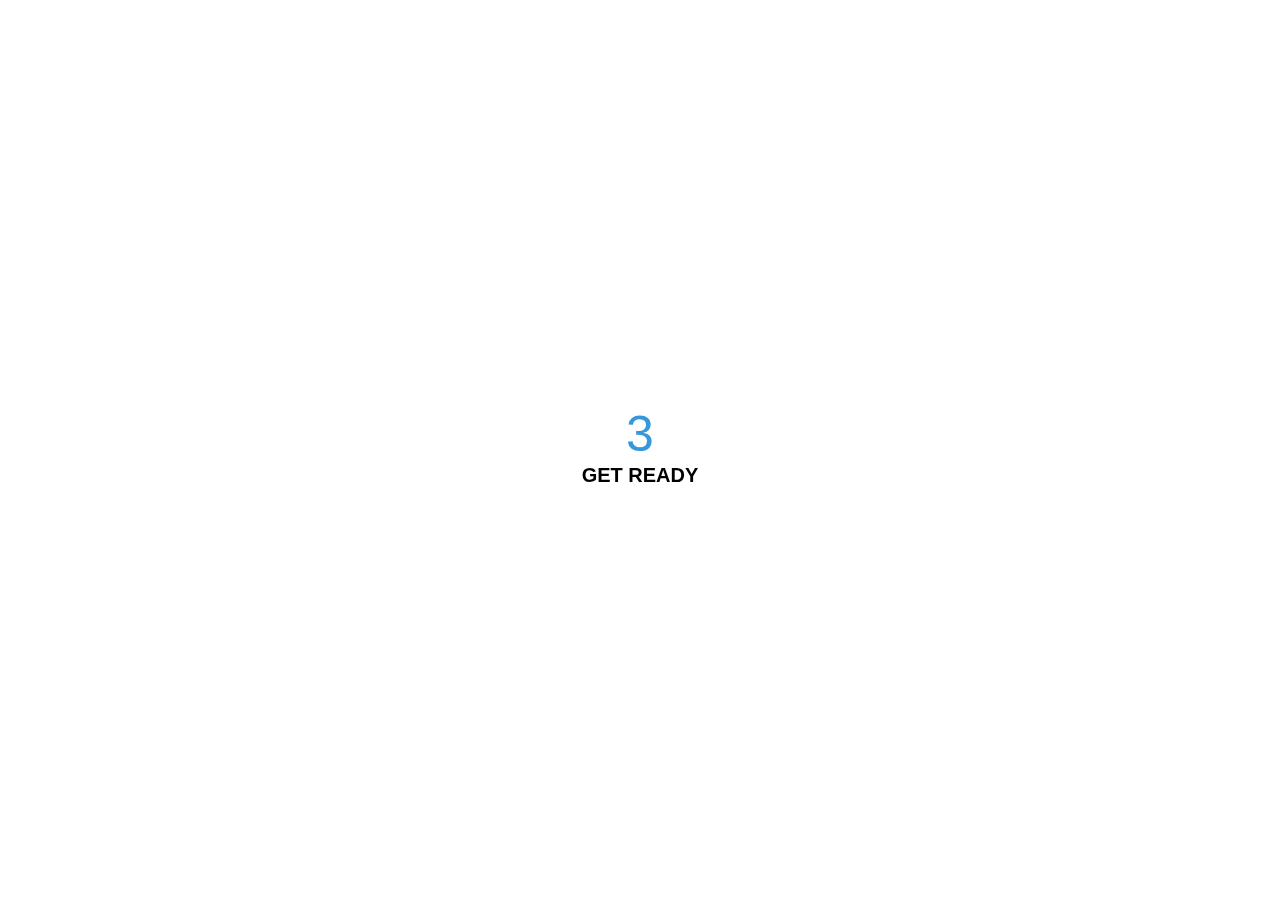
<file: countdown/index.html>
<!DOCTYPE html>
<html lang="en">

<head>
    <meta charset="UTF-8" />
    <meta name="viewport" content="width=device-width, initial-scale=1.0" />
    <title>Animated Countdown</title>
    <style>
        * {
            box-sizing: border-box;
        }
        
        body {
            font-family: 'Roboto', sans-serif;
            margin: 0;
            height: 100vh;
            overflow: hidden;
        }
        
        h4 {
            font-size: 20px;
            margin: 5px;
            text-transform: uppercase;
        }
        
        .counter {
            position: fixed;
            top: 50%;
            left: 50%;
            transform: translate(-50%, -50%);
            text-align: center;
        }
        
        .counter.hide {
            transform: translate(-50%, -50%) scale(0);
            animation: hide 0.2s ease-out;
        }
        
        @keyframes hide {
            0% {
                transform: translate(-50%, -50%) scale(1);
            }
            100% {
                transform: translate(-50%, -50%) scale(0);
            }
        }
        
        .final {
            position: fixed;
            top: 50%;
            left: 50%;
            transform: translate(-50%, -50%) scale(0);
            text-align: center;
        }
        
        .final.show {
            transform: translate(-50%, -50%) scale(1);
            animation: show 0.2s ease-out;
        }
        
        @keyframes show {
            0% {
                transform: translate(-50%, -50%) scale(0);
            }
            30% {
                transform: translate(-50%, -50%) scale(1.4);
            }
            100% {
                transform: translate(-50%, -50%) scale(1);
            }
        }
        
        .nums {
            color: #3498db;
            font-size: 50px;
            position: relative;
            overflow: hidden;
            width: 250px;
            height: 50px;
        }
        
        .nums span {
            position: absolute;
            top: 50%;
            left: 50%;
            transform: translate(-50%, -50%) rotate(120deg);
            transform-origin: bottom center;
        }
        
        .nums span.in {
            transform: translate(-50%, -50%) rotate(0deg);
            animation: goIn 0.5s ease-in-out;
        }
        
        .nums span.out {
            animation: goOut 0.5s ease-in-out;
        }
        
        @keyframes goIn {
            0% {
                transform: translate(-50%, -50%) rotate(120deg);
            }
            30% {
                transform: translate(-50%, -50%) rotate(-20deg);
            }
            60% {
                transform: translate(-50%, -50%) rotate(10deg);
            }
            100% {
                transform: translate(-50%, -50%) rotate(0deg);
            }
        }
        
        @keyframes goOut {
            0% {
                transform: translate(-50%, -50%) rotate(0deg);
            }
            60% {
                transform: translate(-50%, -50%) rotate(20deg);
            }
            100% {
                transform: translate(-50%, -50%) rotate(-120deg);
            }
        }
        
        #replay {
            background-color: #3498db;
            border-radius: 3px;
            border: none;
            color: aliceblue;
            padding: 5px;
            text-align: center;
            display: inline-block;
            cursor: pointer;
            transition: all 0.3s;
        }
        
        #replay span {
            cursor: pointer;
            display: inline-block;
            position: relative;
            transition: 0.3s;
        }
        
        #replay span:after {
            content: '\00bb';
            position: absolute;
            opacity: 0;
            top: 0;
            right: -20px;
            transition: 0.5s;
        }
        
        #replay:hover span {
            padding-right: 25px;
        }
        
        #replay:hover span:after {
            opacity: 1;
            right: 0;
        }
    </style>
</head>

<body>
    <div class="counter">
        <div class="nums">
            <span class="in">3</span>
            <span>2</span>
            <span>1</span>
            <span>0</span>
        </div>
        <h4>Get Ready</h4>
    </div>

    <div class="final">
        <h1>GO</h1>
        <button id="replay">
        <span>Replay</span>
      </button>
    </div>
</body>
<script>
    const nums = document.querySelectorAll('.nums span')
    const counter = document.querySelector('.counter')
    const finalMessage = document.querySelector('.final')
    const replay = document.querySelector('#replay')

    runAnimation()

    function resetDOM() {
        counter.classList.remove('hide')
        finalMessage.classList.remove('show')

        nums.forEach((num) => {
            num.classList.value = ''
        })

        nums[0].classList.add('in')
    }

    function runAnimation() {
        nums.forEach((num, idx) => {
            const nextToLast = nums.length - 1

            num.addEventListener('animationend', (e) => {
                if (e.animationName === 'goIn' && idx !== nextToLast) {
                    num.classList.remove('in')
                    num.classList.add('out')
                } else if (e.animationName === 'goOut' && num.nextElementSibling) {
                    num.nextElementSibling.classList.add('in')
                } else {
                    counter.classList.add('hide')
                    finalMessage.classList.add('show')
                }
            })
        })
    }

    replay.addEventListener('click', () => {
        resetDOM()
        runAnimation()
    })
</script>

</html>
</file>
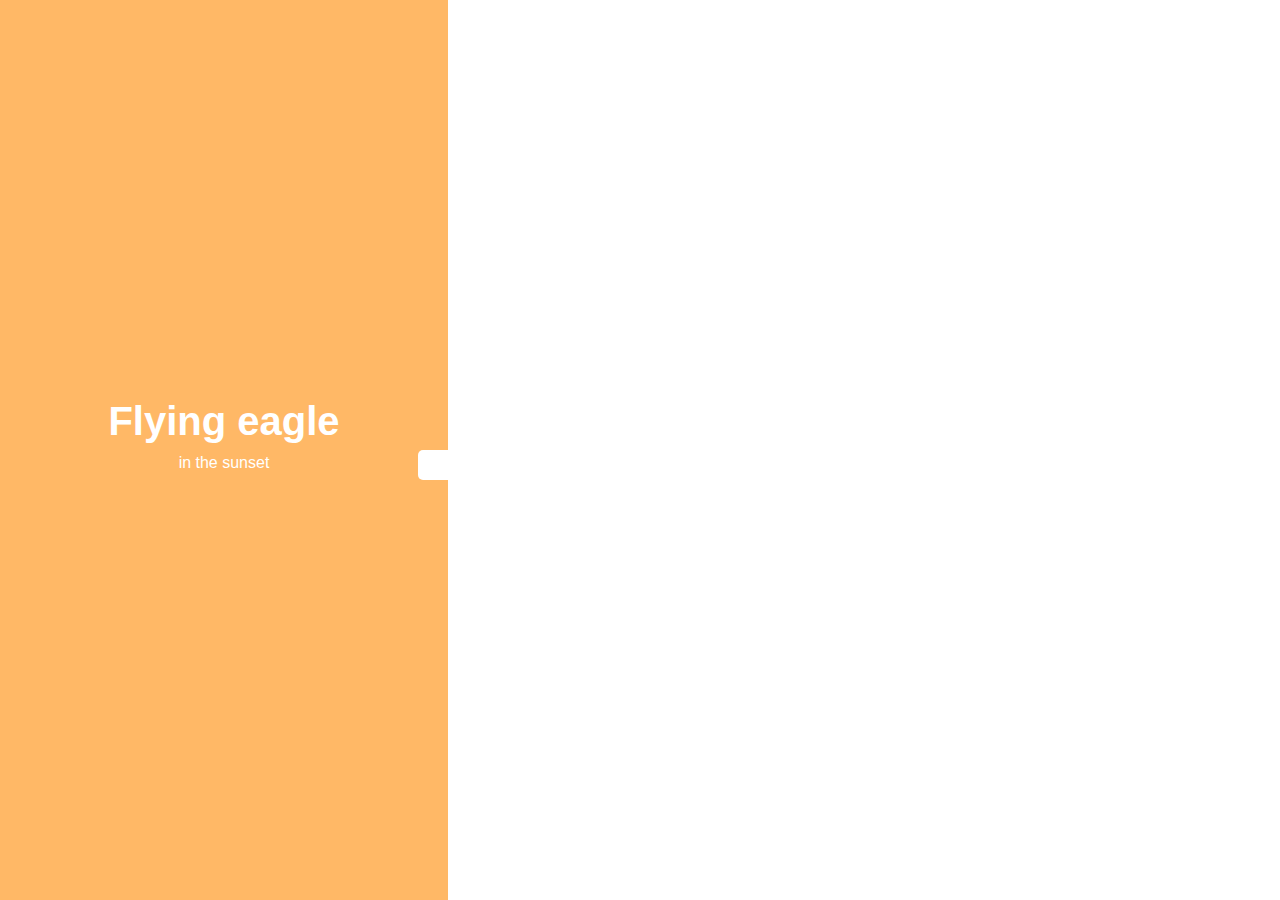
<file: double-vertical-slider/index.html>
<!DOCTYPE html>
<html lang="en">

<head>
    <meta charset="UTF-8">
    <meta http-equiv="X-UA-Compatible" content="IE=edge">
    <meta name="viewport" content="width=device-width, initial-scale=1.0">
    <title>Document</title>
    <link rel="stylesheet" href="./style.css">
</head>

<body>
    <div class="slider-container">
        <div class="left-slide">
            <div style="background-color: #FD3555">
                <h1>Nature flower</h1>
                <p>all in pink</p>
            </div>
            <div style="background-color: #2A86BA">
                <h1>Bluuue Sky</h1>
                <p>with it's mountains</p>
            </div>
            <div style="background-color: #252E33">
                <h1>Lonely castle</h1>
                <p>in the wilderness</p>
            </div>
            <div style="background-color: #FFB866">
                <h1>Flying eagle</h1>
                <p>in the sunset</p>
            </div>
        </div>
        <div class="right-slide">
            <div style="background-image: url('https://images.unsplash.com/photo-1508768787810-6adc1f613514?ixlib=rb-0.3.5&ixid=eyJhcHBfaWQiOjEyMDd9&s=e27f6661df21ed17ab5355b28af8df4e&auto=format&fit=crop&w=1350&q=80')"></div>
            <div style="background-image: url('https://images.unsplash.com/photo-1519981593452-666cf05569a9?ixlib=rb-0.3.5&ixid=eyJhcHBfaWQiOjEyMDd9&s=90ed8055f06493290dad8da9584a13f7&auto=format&fit=crop&w=715&q=80')"></div>
            <div style="background-image: url('https://images.unsplash.com/photo-1486899430790-61dbf6f6d98b?ixlib=rb-0.3.5&ixid=eyJhcHBfaWQiOjEyMDd9&s=8ecdee5d1b3ed78ff16053b0227874a2&auto=format&fit=crop&w=1002&q=80')"></div>
            <div style="background-image: url('https://images.unsplash.com/photo-1510942201312-84e7962f6dbb?ixlib=rb-0.3.5&ixid=eyJhcHBfaWQiOjEyMDd9&s=da4ca7a78004349f1b63f257e50e4360&auto=format&fit=crop&w=1050&q=80')"></div>
        </div>
        <div class="action-buttons">
            <button class="down-button">
            <i class="fas fa-arrow-down"></i>
          </button>
            <button class="up-button">
            <i class="fas fa-arrow-up"></i>
          </button>
        </div>
    </div>
</body>
<script src="./index.js"></script>

</html>
</file>
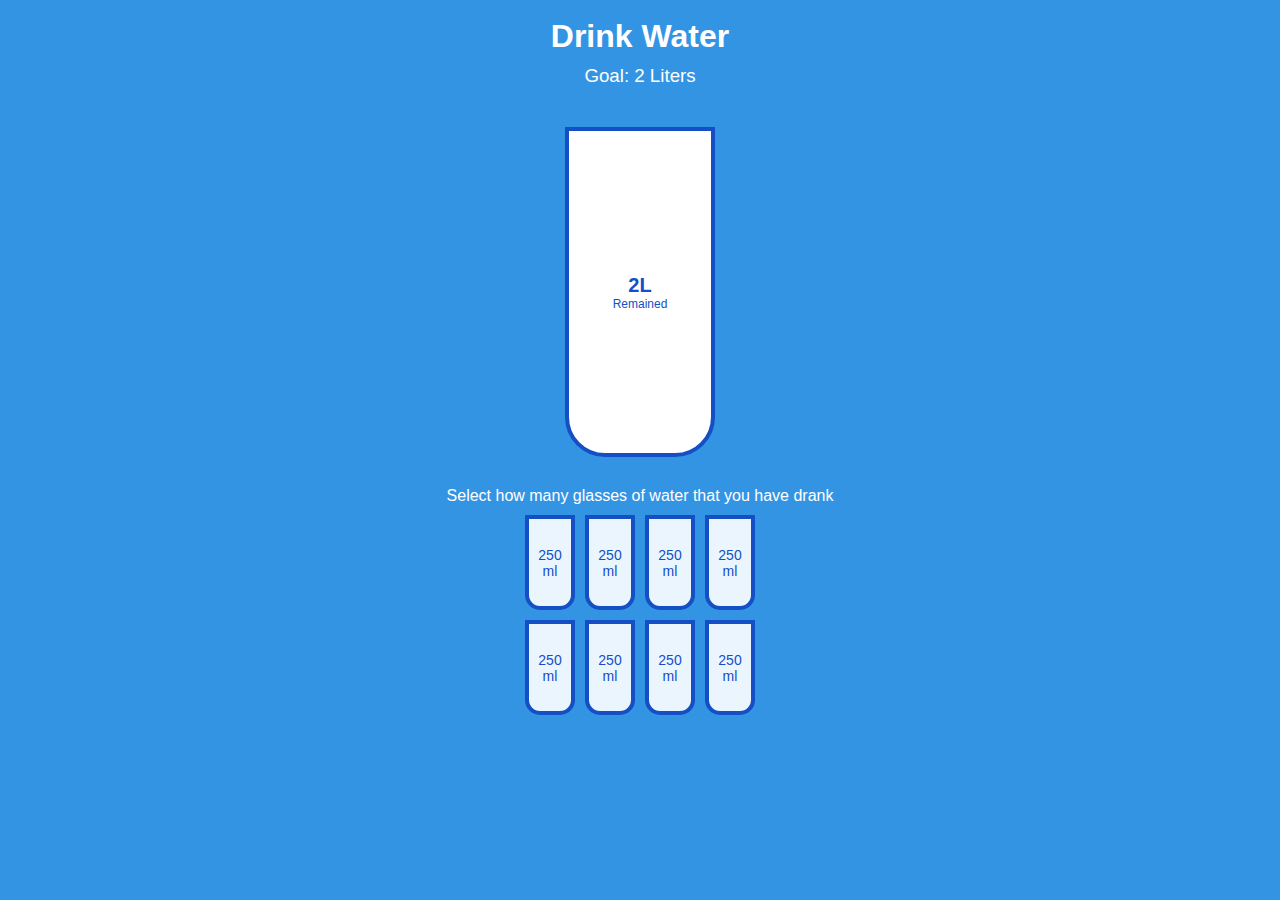
<file: drink-water/index.html>
<!DOCTYPE html>
<html lang="en">

<head>
    <meta charset="UTF-8">
    <meta http-equiv="X-UA-Compatible" content="IE=edge">
    <meta name="viewport" content="width=device-width, initial-scale=1.0">
    <title>Document</title>
    <link rel="stylesheet" href="./style.css">
</head>

<body>
    <h1>Drink Water</h1>
    <h3>Goal: 2 Liters</h3>

    <div class="cup">
        <div class="remained" id="remained">
            <span id="liters"></span>
            <small>Remained</small>
        </div>

        <div class="percentage" id="percentage"></div>
    </div>

    <p class="text">Select how many glasses of water that you have drank</p>

    <div class="cups">
        <div class="cup cup-small">250 ml</div>
        <div class="cup cup-small">250 ml</div>
        <div class="cup cup-small">250 ml</div>
        <div class="cup cup-small">250 ml</div>
        <div class="cup cup-small">250 ml</div>
        <div class="cup cup-small">250 ml</div>
        <div class="cup cup-small">250 ml</div>
        <div class="cup cup-small">250 ml</div>
    </div>
</body>
<script src="./index.js"></script>

</html>
</file>
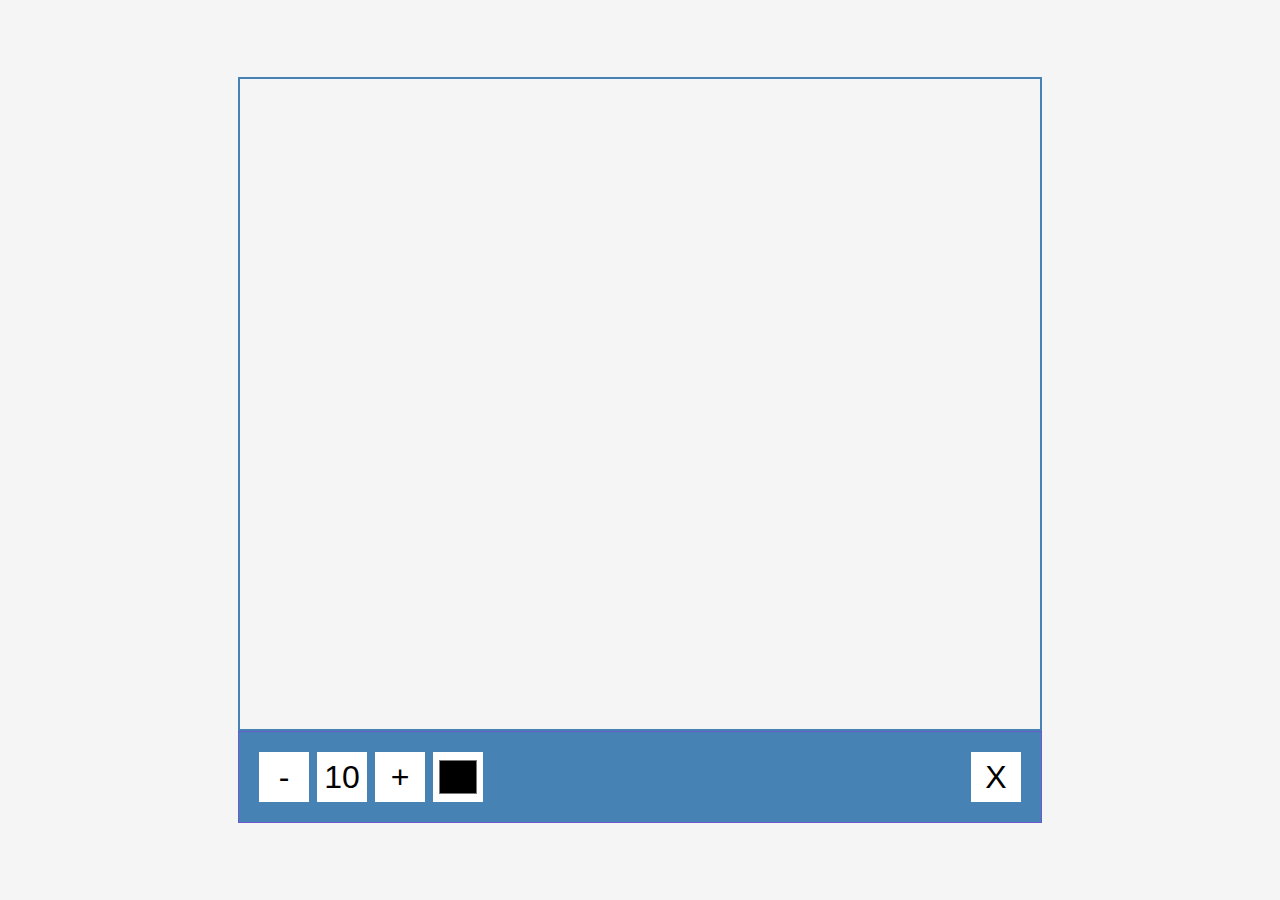
<file: drow-app/index.html>
<!DOCTYPE html>
<html lang="en">

<head>
    <meta charset="UTF-8">
    <meta http-equiv="X-UA-Compatible" content="IE=edge">
    <meta name="viewport" content="width=device-width, initial-scale=1.0">
    <title>Document</title>
    <link rel="stylesheet" href="./style.css">
</head>

<body>
    <canvas id="canvas" width="800" height="650"></canvas>
    <div class="toolbox">
        <button id="decrease">-</button>
        <span id="size">10</span>
        <button id="increase">+</button>
        <input type="color" id="color">
        <button id="clear">X</button>
    </div>
</body>
<script src="./index.js"></script>

</html>
</file>
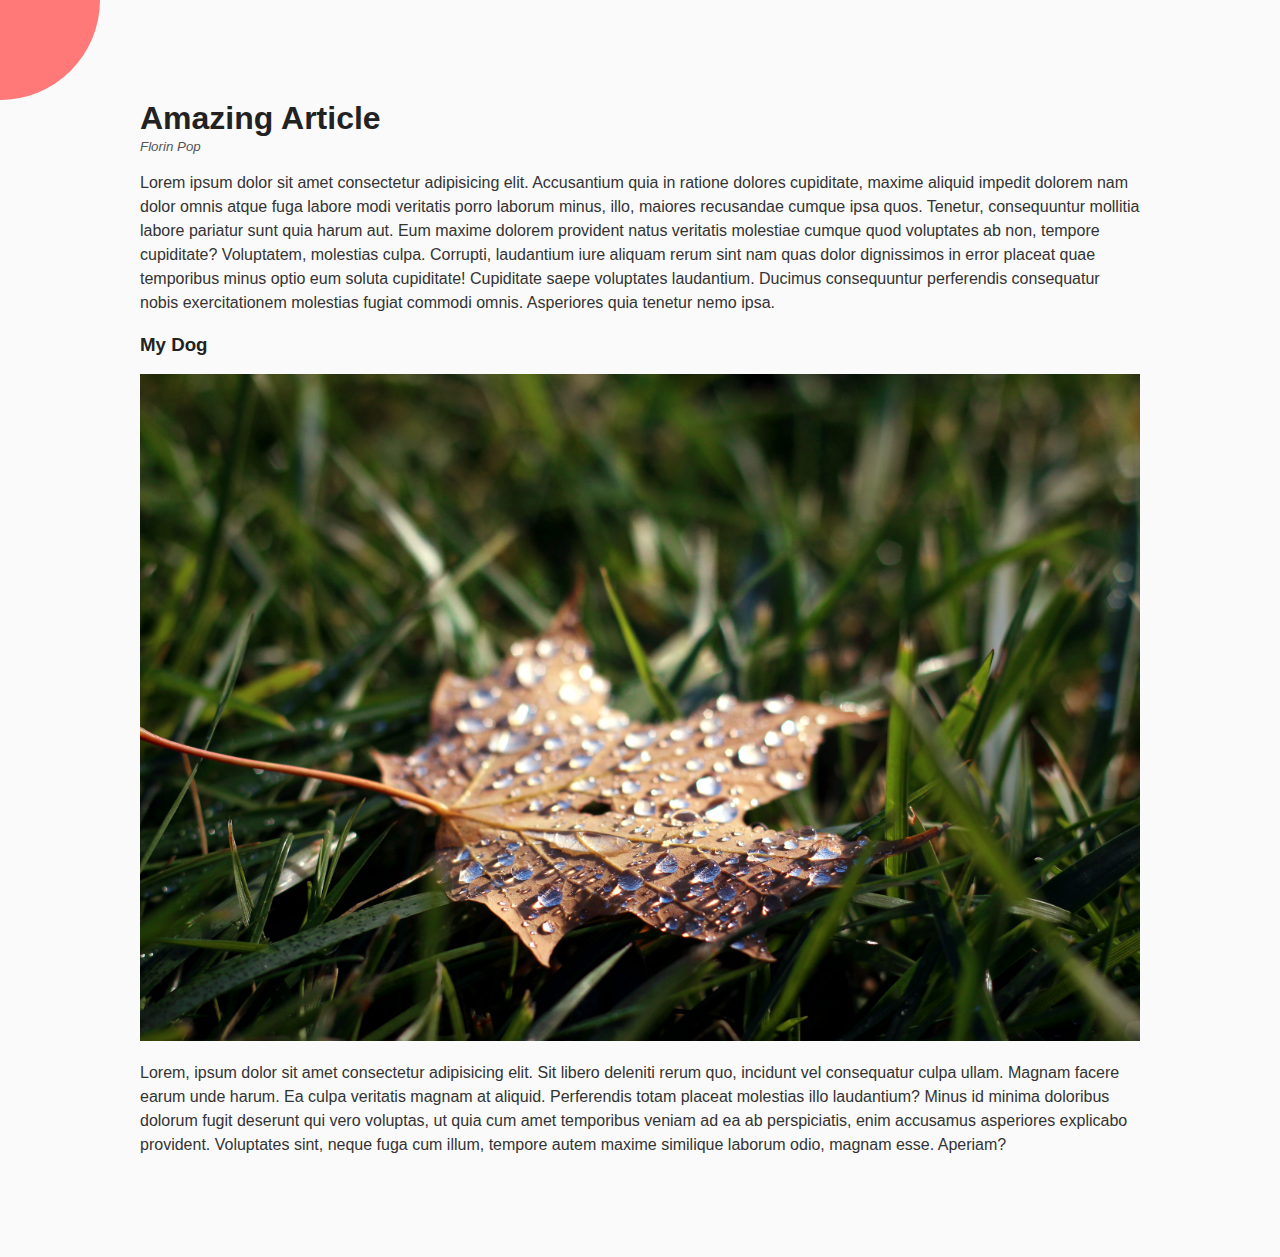
<file: eee/index.html>
<!DOCTYPE html>
<html lang="en">

<head>
    <meta charset="UTF-8" />
    <meta name="viewport" content="width=device-width, initial-scale=1.0" />
    <link rel="stylesheet" href="https://cdnjs.cloudflare.com/ajax/libs/font-awesome/5.14.0/css/all.min.css" integrity="sha512-1PKOgIY59xJ8Co8+NE6FZ+LOAZKjy+KY8iq0G4B3CyeY6wYHN3yt9PW0XpSriVlkMXe40PTKnXrLnZ9+fkDaog==" crossorigin="anonymous" />
    <link rel="stylesheet" href="style.css" />
    <title>Rotating Navigation</title>
</head>

<body>
    <div class="container">
        <div class="circle-container">
            <div class="circle">
                <button id="close">
            <i class="fas fa-times"></i>
          </button>
                <button id="open">
            <i class="fas fa-bars"></i>
          </button>
            </div>
        </div>

        <div class="content">
            <h1>Amazing Article</h1>
            <small>Florin Pop</small>
            <p>Lorem ipsum dolor sit amet consectetur adipisicing elit. Accusantium quia in ratione dolores cupiditate, maxime aliquid impedit dolorem nam dolor omnis atque fuga labore modi veritatis porro laborum minus, illo, maiores recusandae cumque ipsa
                quos. Tenetur, consequuntur mollitia labore pariatur sunt quia harum aut. Eum maxime dolorem provident natus veritatis molestiae cumque quod voluptates ab non, tempore cupiditate? Voluptatem, molestias culpa. Corrupti, laudantium iure
                aliquam rerum sint nam quas dolor dignissimos in error placeat quae temporibus minus optio eum soluta cupiditate! Cupiditate saepe voluptates laudantium. Ducimus consequuntur perferendis consequatur nobis exercitationem molestias fugiat
                commodi omnis. Asperiores quia tenetur nemo ipsa.</p>

            <h3>My Dog</h3>
            <img src="../image/infinity-4838947.jpg" alt="doggy" />
            <p>Lorem, ipsum dolor sit amet consectetur adipisicing elit. Sit libero deleniti rerum quo, incidunt vel consequatur culpa ullam. Magnam facere earum unde harum. Ea culpa veritatis magnam at aliquid. Perferendis totam placeat molestias illo laudantium?
                Minus id minima doloribus dolorum fugit deserunt qui vero voluptas, ut quia cum amet temporibus veniam ad ea ab perspiciatis, enim accusamus asperiores explicabo provident. Voluptates sint, neque fuga cum illum, tempore autem maxime similique
                laborum odio, magnam esse. Aperiam?</p>
        </div>
    </div>

    <nav>
        <ul>
            <li><i class="fas fa-home"></i><a href="#"> Home</a></li>
            <li><i class="fas fa-user-alt"></i><a href="#"> About</a></li>
            <li><i class="fas fa-envelope"></i><a href="#"> Contact</a></li>
        </ul>
    </nav>
    <script src="index.js"></script>
</body>

</html>
</file>
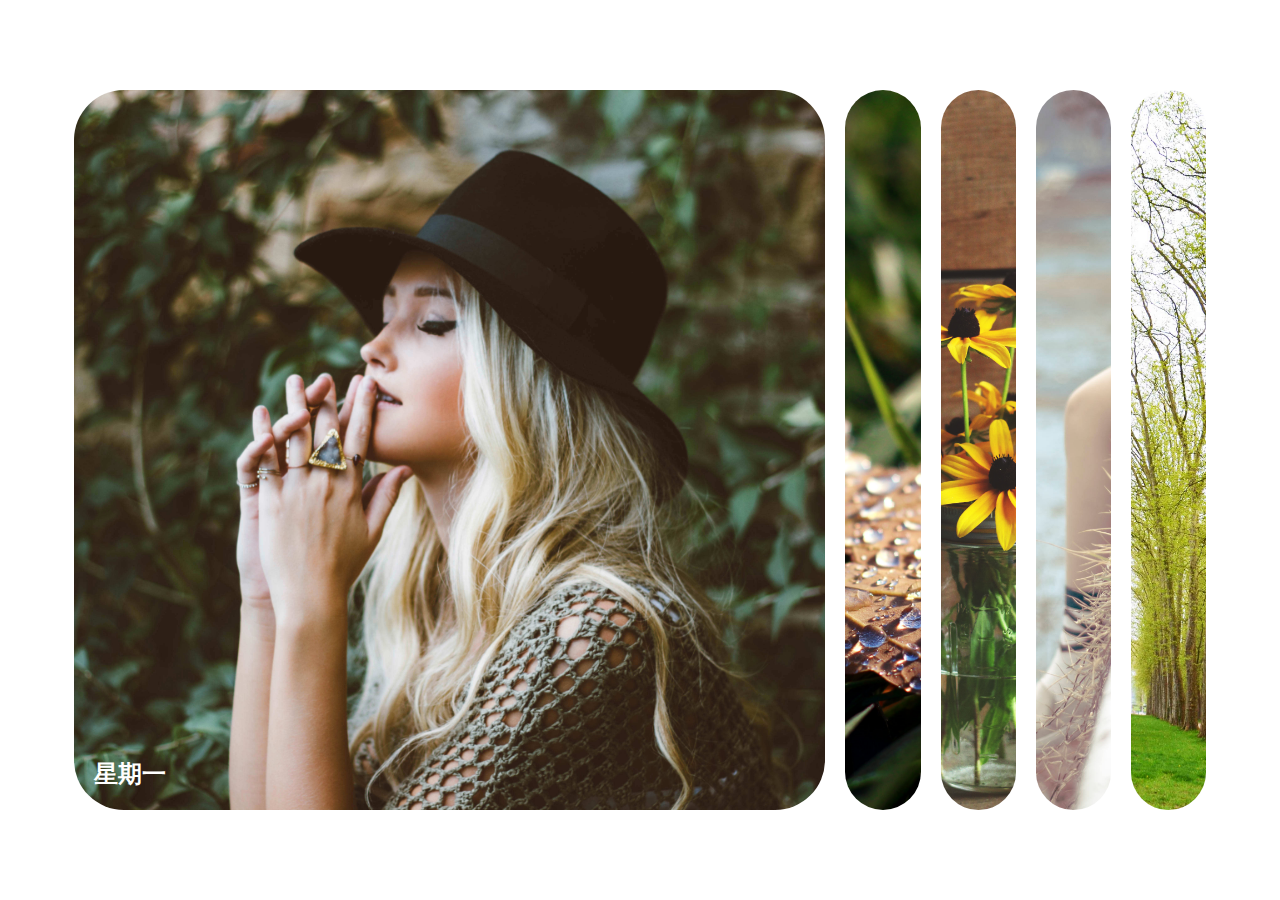
<file: expanding-cards2/index.html>
<!DOCTYPE html>
<html lang="en">

<head>
    <meta charset="UTF-8">
    <meta http-equiv="X-UA-Compatible" content="IE=edge">
    <meta name="viewport" content="width=device-width, initial-scale=1.0">
    <title>Document</title>
    <link rel="stylesheet" href="style.css">
</head>

<body>
    <div class="container">
        <div class="panel active" style="background-image: url('../image/infinity-3433423.jpg')"><h3>星期一</h3></div>
        <div class="panel" style="background-image: url('../image/infinity-4838947.jpg')"><h3>星期二</h3></div>
        <div class="panel" style="background-image: url('../image/infinity-6350238.jpg')"><h3>星期三</h3></div>
        <div class="panel" style="background-image: url('../image/infinity-6765103.jpg')"><h3>星期四</h3></div>
        <div class="panel" style="background-image: url('../image/infinity-8206064.jpg')"><h3>星期五</h3></div>
    </div>
</body>
<script src="./script.js"></script>
</html>
</file>
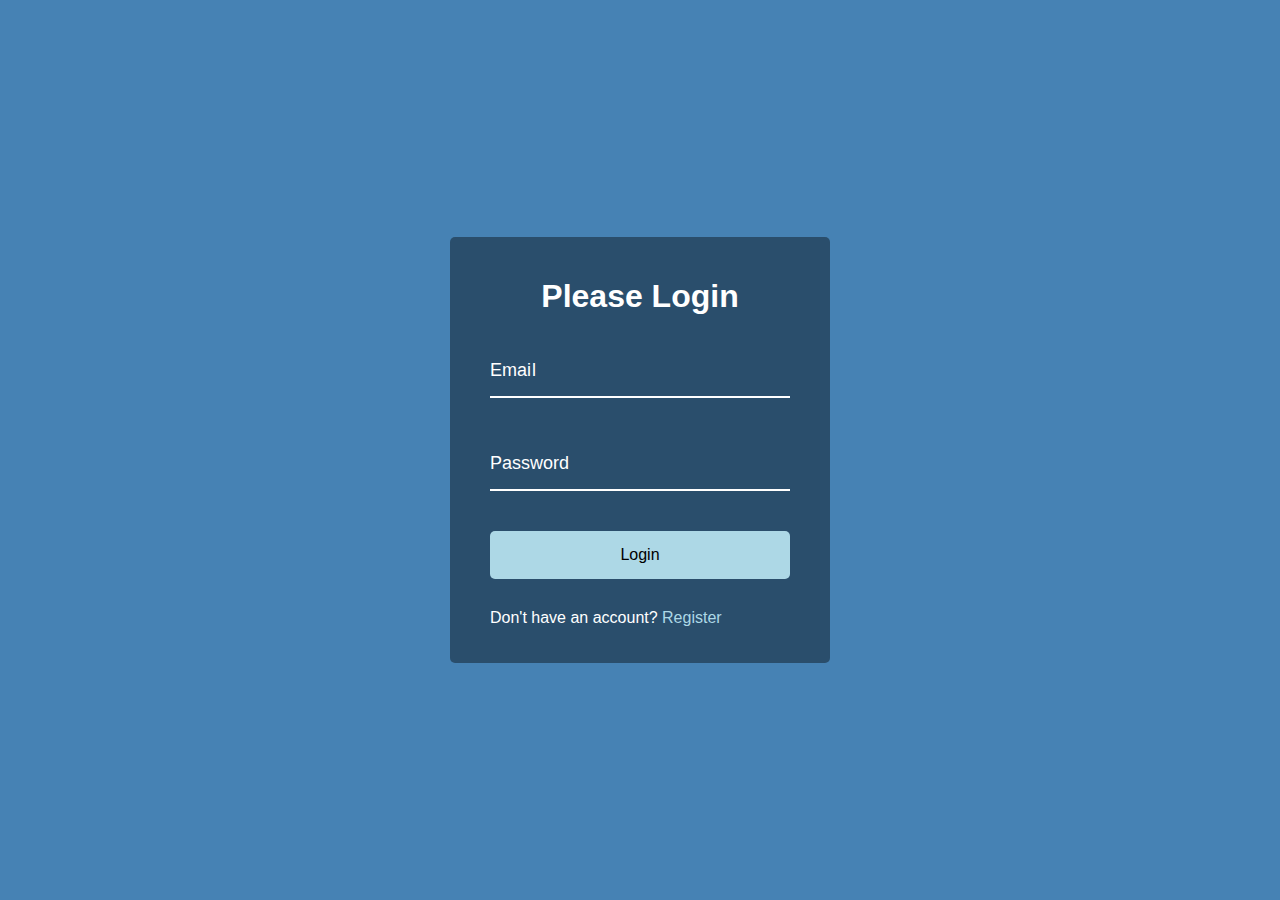
<file: form-input-wave/index.html>
<!DOCTYPE html>
<html lang="en">

<head>
    <meta charset="UTF-8">
    <meta http-equiv="X-UA-Compatible" content="IE=edge">
    <meta name="viewport" content="width=device-width, initial-scale=1.0">
    <title>Document</title>
    <link rel="stylesheet" href="./style.css">
</head>

<body>
    <div class="container">
        <h1>Please Login</h1>
        <form>
            <div class="form-control">
                <input type="text" required>
                <label>Email</label>
            </div>
            <div class="form-control">
                <input type="password" required>
                <label>Password</label>
            </div>
            <button class="btn">Login</button>
            <p class="text">Don't have an account? <a href="#">Register</a> </p>
        </form>
    </div>
    <script src="./index.js"></script>
</body>

</html>
</file>
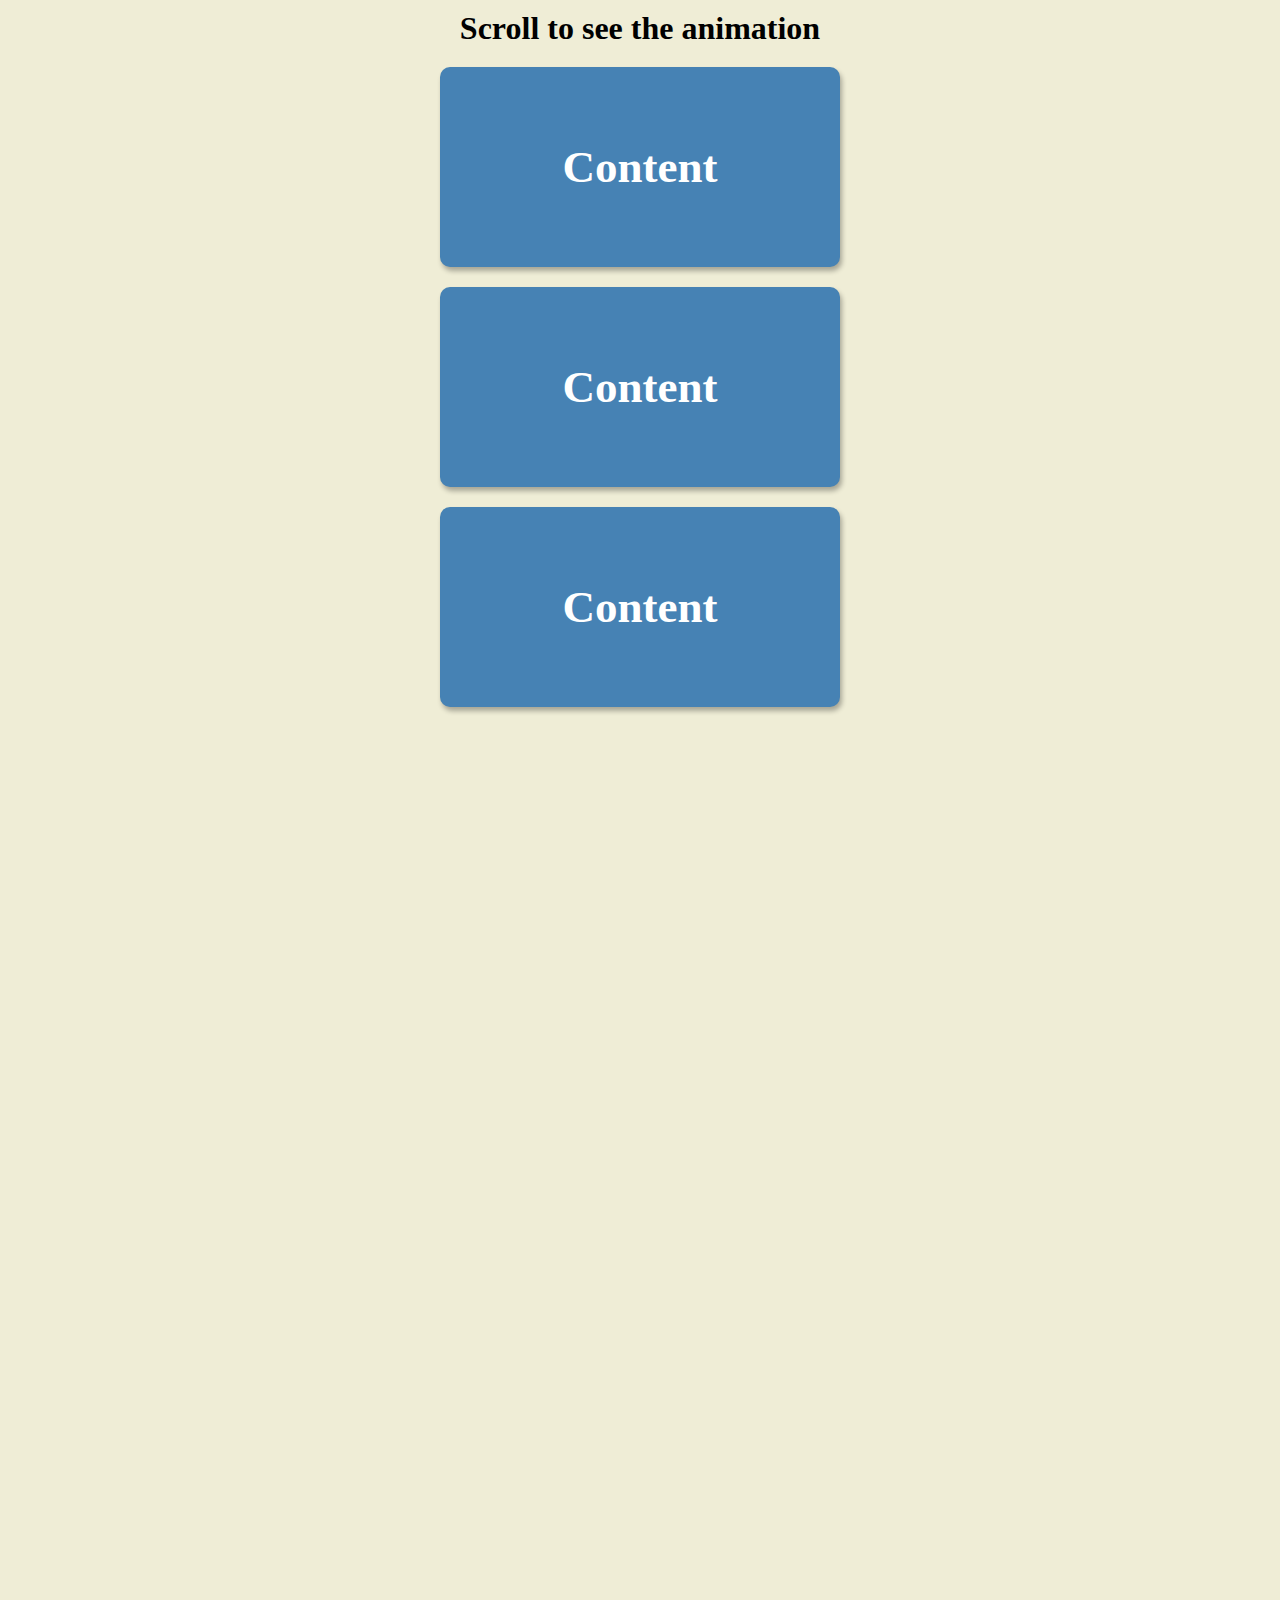
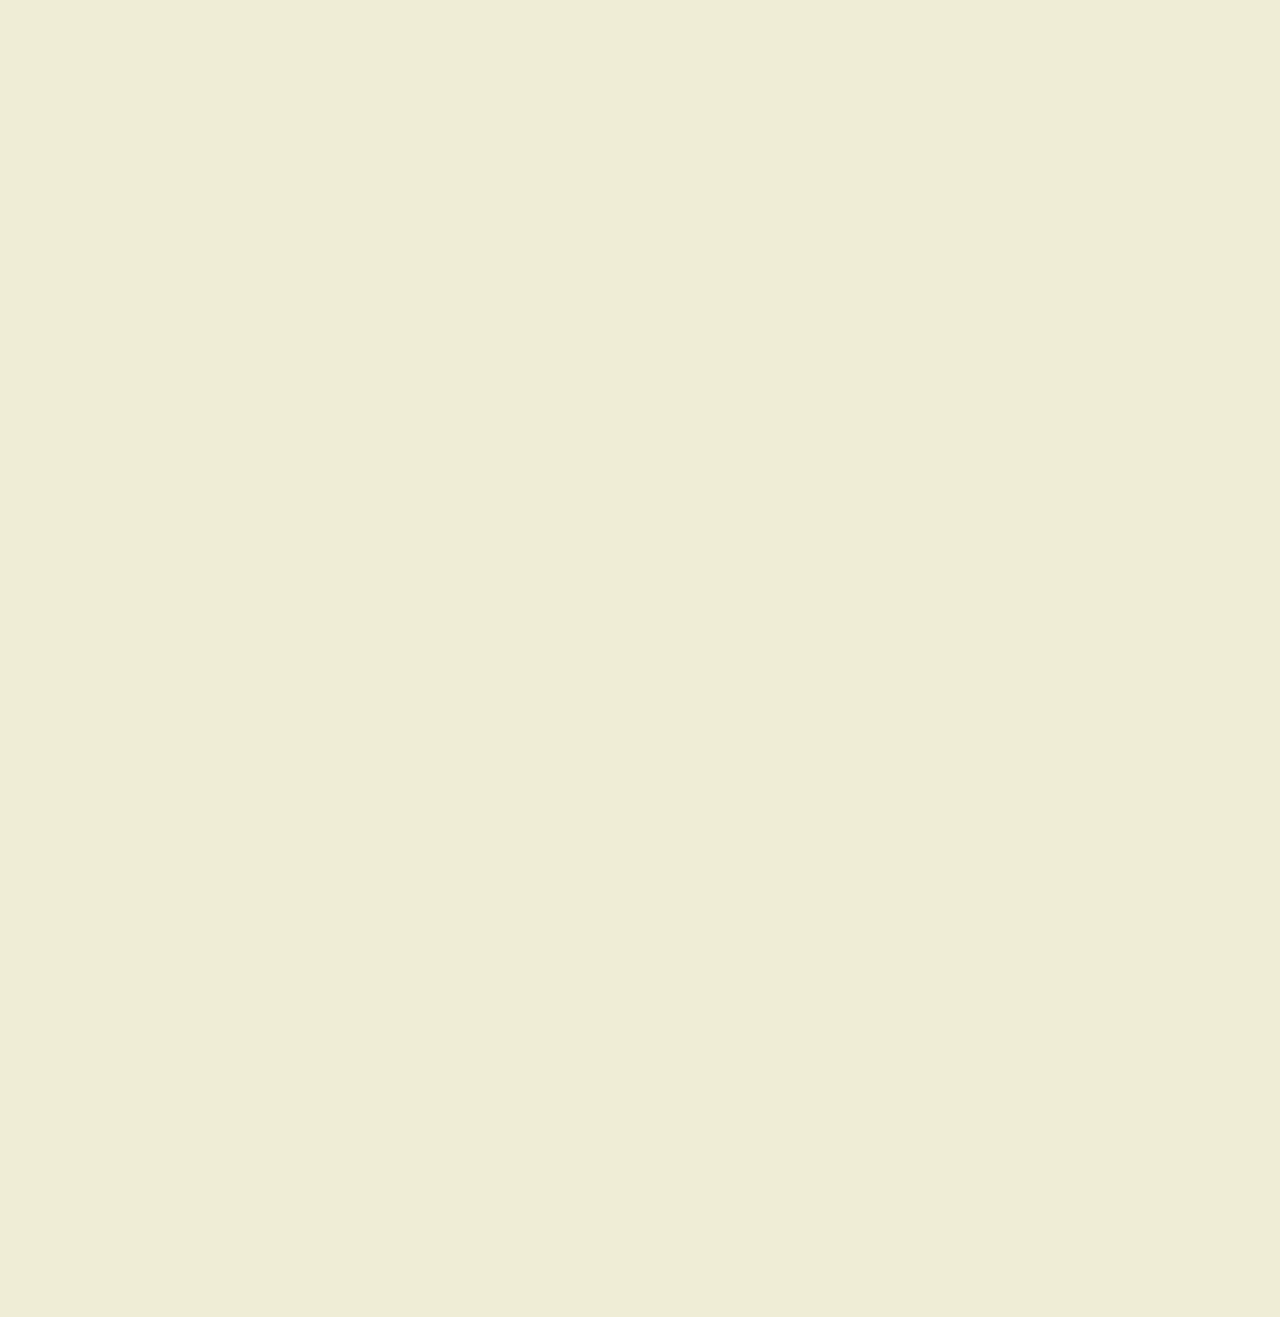
<file: scroll-animation/index.html>
<!DOCTYPE html>
<html lang="en">

<head>
    <meta charset="UTF-8">
    <meta http-equiv="X-UA-Compatible" content="IE=edge">
    <meta name="viewport" content="width=device-width, initial-scale=1.0">
    <title>Document</title>
    <link rel="stylesheet" href="./style.css">
</head>

<body>
    <h1>Scroll to see the animation</h1>
    <div class="box">
        <h2>Content</h2>
    </div>
    <div class="box">
        <h2>Content</h2>
    </div>
    <div class="box">
        <h2>Content</h2>
    </div>
    <div class="box">
        <h2>Content</h2>
    </div>
    <div class="box">
        <h2>Content</h2>
    </div>
    <div class="box">
        <h2>Content</h2>
    </div>
    <div class="box">
        <h2>Content</h2>
    </div>
    <div class="box">
        <h2>Content</h2>
    </div>
    <div class="box">
        <h2>Content</h2>
    </div>
    <div class="box">
        <h2>Content</h2>
    </div>
    <div class="box">
        <h2>Content</h2>
    </div>
    <div class="box">
        <h2>Content</h2>
    </div>
    <div class="box">
        <h2>Content</h2>
    </div>
</body>

</html>
<script src="./index.js"></script>
</file>
<file: double-vertical-slider/style.css>
* {
    box-sizing: border-box;
    margin: 0;
    padding: 0;
}

body {
    font-family: 'Open Sans', sans-serif;
    height: 100vh;
}

.slider-container {
    position: relative;
    overflow: hidden;
    width: 100vw;
    height: 100vh;
}

.left-slide {
    height: 100%;
    width: 35%;
    position: absolute;
    top: 0;
    left: 0;
    transition: transform 0.5s ease-in-out;
}

.left-slide>div {
    height: 100%;
    width: 100%;
    display: flex;
    flex-direction: column;
    align-items: center;
    justify-content: center;
    color: #fff;
}

.left-slide h1 {
    font-size: 40px;
    margin-bottom: 10px;
    margin-top: -30px;
}

.right-slide {
    height: 100%;
    position: absolute;
    top: 0;
    left: 35%;
    width: 65%;
    transition: transform 0.5s ease-in-out;
}

.right-slide>div {
    background-repeat: no-repeat;
    background-size: cover;
    background-position: center center;
    height: 100%;
    width: 100%;
}

button {
    background-color: #fff;
    border: none;
    color: #aaa;
    cursor: pointer;
    font-size: 16px;
    padding: 15px;
}

button:hover {
    color: #222;
}

button:focus {
    outline: none;
}

.slider-container .action-buttons button {
    position: absolute;
    left: 35%;
    top: 50%;
    z-index: 100;
}

.slider-container .action-buttons .down-button {
    transform: translateX(-100%);
    border-top-left-radius: 5px;
    border-bottom-left-radius: 5px;
}

.slider-container .action-buttons .up-button {
    transform: translateY(-100%);
    border-top-right-radius: 5px;
    border-bottom-right-radius: 5px;
}
</file>
<file: drink-water/style.css>
* {
    box-sizing: border-box;
}

:root {
    --border-color: #144fc6;
    --fill-color: #6ab3f8;
}

body {
    background-color: #3494e4;
    color: #fff;
    font-family: 'Montserrat', sans-serif;
    display: flex;
    flex-direction: column;
    align-items: center;
    margin-bottom: 40px;
}

h1 {
    margin: 10px 0 0;
}

h3 {
    font-weight: 400;
    margin: 10px 0;
}

.cup {
    background-color: #fff;
    border: 4px solid var(--border-color);
    color: var(--border-color);
    border-radius: 0 0 40px 40px;
    height: 330px;
    width: 150px;
    margin: 30px 0;
    display: flex;
    flex-direction: column;
    overflow: hidden;
}

.cup.cup-small {
    height: 95px;
    width: 50px;
    border-radius: 0 0 15px 15px;
    background-color: rgba(255, 255, 255, 0.9);
    cursor: pointer;
    font-size: 14px;
    align-items: center;
    justify-content: center;
    text-align: center;
    margin: 5px;
    transition: 0.3s ease;
}


/* 添加一个新的类名full及样式 */

.cup.cup-small.full {
    background-color: var(--fill-color);
    color: #fff;
}

.cups {
    display: flex;
    flex-wrap: wrap;
    align-items: center;
    justify-content: center;
    width: 280px;
}

.remained {
    display: flex;
    flex-direction: column;
    align-items: center;
    justify-content: center;
    text-align: center;
    flex: 1;
    transition: 0.3s ease;
}

.remained span {
    font-size: 20px;
    font-weight: bold;
}

.remained small {
    font-size: 12px;
}

.percentage {
    background-color: var(--fill-color);
    display: flex;
    align-items: center;
    justify-content: center;
    font-weight: bold;
    font-size: 30px;
    height: 0;
    transition: 0.3s ease;
}

.text {
    text-align: center;
    margin: 0 0 5px;
}
</file>
<file: drow-app/style.css>
* {
    box-sizing: border-box;
}

body {
    background-color: #f5f5f5;
    font-family: 'Roboto', sans-serif;
    display: flex;
    flex-direction: column;
    align-items: center;
    justify-content: center;
    height: 100vh;
    margin: 0;
}

canvas {
    border: 2px solid steelblue;
}

.toolbox {
    background-color: steelblue;
    border: 1px solid slateblue;
    display: flex;
    width: 804px;
    padding: 1rem;
}

.toolbox>* {
    background-color: #fff;
    border: none;
    display: inline-flex;
    align-items: center;
    justify-content: center;
    font-size: 2rem;
    height: 50px;
    width: 50px;
    margin: 0.25rem;
    padding: 0.25rem;
    cursor: pointer;
}

.toolbox>*:last-child {
    margin-left: auto;
}
</file>
<file: eee/style.css>
/* @import url('https://fonts.googleapis.com/css?family=Lato&display=swap'); */

* {
    box-sizing: border-box;
}

body {
    font-family: 'Lato', sans-serif;
    background-color: #333;
    color: #222;
    overflow-x: hidden;
    margin: 0;
}

.container {
    background-color: #fafafa;
    transform-origin: top left;
    transition: transform 0.5s linear;
    width: 100vw;
    min-height: 100vh;
    padding: 50px;
}

.container.show-nav {
    transform: rotate(-20deg);
}

.circle-container {
    position: fixed;
    top: -100px;
    left: -100px;
}

.circle {
    background-color: #ff7979;
    height: 200px;
    width: 200px;
    border-radius: 50%;
    position: relative;
    transition: transform 0.5s linear;
}

.container.show-nav .circle {
    transform: rotate(-70deg);
}

.circle button {
    cursor: pointer;
    position: absolute;
    top: 50%;
    left: 50%;
    height: 100px;
    background: transparent;
    border: 0;
    font-size: 26px;
    color: #fff;
}

.circle button:focus {
    outline: none;
}

.circle button#open {
    left: 60%;
}

.circle button#close {
    top: 60%;
    transform: rotate(90deg);
    transform-origin: top left;
}

.container.show-nav+nav li {
    transform: translateX(0);
    transition-delay: 0.3s;
}

nav {
    position: fixed;
    bottom: 40px;
    left: 0;
    z-index: 100;
}

nav ul {
    list-style-type: none;
    padding-left: 30px;
}

nav ul li {
    text-transform: uppercase;
    color: #fff;
    margin: 40px 0;
    transform: translateX(-100%);
    transition: transform 0.4s ease-in;
}

nav ul li i {
    font-size: 20px;
    margin-right: 10px;
}

nav ul li+li {
    margin-left: 15px;
    transform: translateX(-150%);
}

nav ul li+li+li {
    margin-left: 30px;
    transform: translateX(-200%);
}

nav a {
    color: #fafafa;
    text-decoration: none;
    transition: all 0.5s;
}

nav a:hover {
    color: #FF7979;
    font-weight: bold;
}

.content img {
    max-width: 100%;
}

.content {
    max-width: 1000px;
    margin: 50px auto;
}

.content h1 {
    margin: 0;
}

.content small {
    color: #555;
    font-style: italic;
}

.content p {
    color: #333;
    line-height: 1.5;
}
</file>
<file: expanding-cards2/style.css>
* {
    /* 元素的总高度和宽度包含内边距和边框 */
    box-sizing: border-box;
}

body {
    /* 设置字体族 */
    font-family: 'Muli', sans-serif;
    display: flex;
    align-items: center;
    justify-content: center;
    height: 100vh;
    overflow: hidden;
    margin: 0;
}

.container {
    display: flex;
    width: 90vw;
}

.panel {
    background-size: cover;
    background-position: center;
    background-repeat: no-repeat;
    height: 80vh;
    border-radius: 50px;
    color: #fff;
    cursor: pointer;
    flex: 0.5;
    margin: 10px;
    position: relative;
    transition: all 700ms ease-in;
}

.panel h3 {
    font-size: 24px;
    position: absolute;
    bottom: 20px;
    left: 20px;
    margin: 0;
    opacity: 0;
}

.panel.active {
    flex: 5;
}

.panel.active h3 {
    opacity: 1;
    transition: opacity 0.3s ease-in 0.4s;
}

@media (max-width: 480px) {
    .container {
        width: 100vw;
    }
    .panel:nth-of-type(4),
    .panel:nth-of-type(5) {
        display: none;
    }
}
</file>
<file: form-input-wave/style.css>
* {
    box-sizing: border-box;
}

body {
    background-color: steelblue;
    color: #fff;
    font-family: 'Muli', sans-serif;
    display: flex;
    flex-direction: column;
    align-items: center;
    justify-content: center;
    height: 100vh;
    overflow: hidden;
    margin: 0;
}

.container {
    background-color: rgba(0, 0, 0, 0.4);
    padding: 20px 40px;
    border-radius: 5px;
}

.container h1 {
    text-align: center;
    margin-bottom: 30px;
}

.container a {
    text-decoration: none;
    color: lightblue;
}

.btn {
    cursor: pointer;
    display: inline-block;
    width: 100%;
    background: lightblue;
    padding: 15px;
    font-family: inherit;
    font-size: 16px;
    border: 0;
    border-radius: 5px;
}

.btn:focus {
    outline: 0;
}

.btn:active {
    transform: scale(0.98);
}

.text {
    margin-top: 30px;
}

.form-control {
    position: relative;
    margin: 20px 0 40px;
    width: 300px;
}

.form-control input {
    background-color: transparent;
    border: 0;
    border-bottom: 2px #fff solid;
    display: block;
    width: 100%;
    padding: 15px 0;
    font-size: 18px;
    color: #fff;
}

.form-control input:focus,
.form-control input:valid {
    outline: 0;
    border-bottom-color: lightblue;
}

.form-control label {
    position: absolute;
    top: 15px;
    left: 0;
    pointer-events: none;
}

.form-control label span {
    display: inline-block;
    font-size: 18px;
    min-width: 5px;
    transition: 0.3s cubic-bezier(0.68, -0.55, 0.265, 1.55);
}

.form-control input:focus+label span,
.form-control input:valid+label span {
    color: lightblue;
    transform: translateY(-30px);
}
</file>
<file: scroll-animation/style.css>
* {
    box-sizing: border-box;
}

body {
    background-color: #efedd6;
    display: flex;
    flex-direction: column;
    align-items: center;
    justify-content: center;
    margin: 0;
    overflow-x: hidden;
}

h1 {
    margin: 10px;
}

.box {
    background-color: steelblue;
    color: #fff;
    display: flex;
    align-items: center;
    justify-content: center;
    width: 400px;
    height: 200px;
    margin: 10px;
    border-radius: 10px;
    box-shadow: 2px 4px 5px rgba(0, 0, 0, 0.3);
    transform: translateX(400%);
    transition: transform 0.4s ease;
}

.box:nth-of-type(even) {
    transform: translateX(-400%);
}

.box.show {
    transform: translateX(0);
}

.box h2 {
    font-size: 45px;
}
</file>
